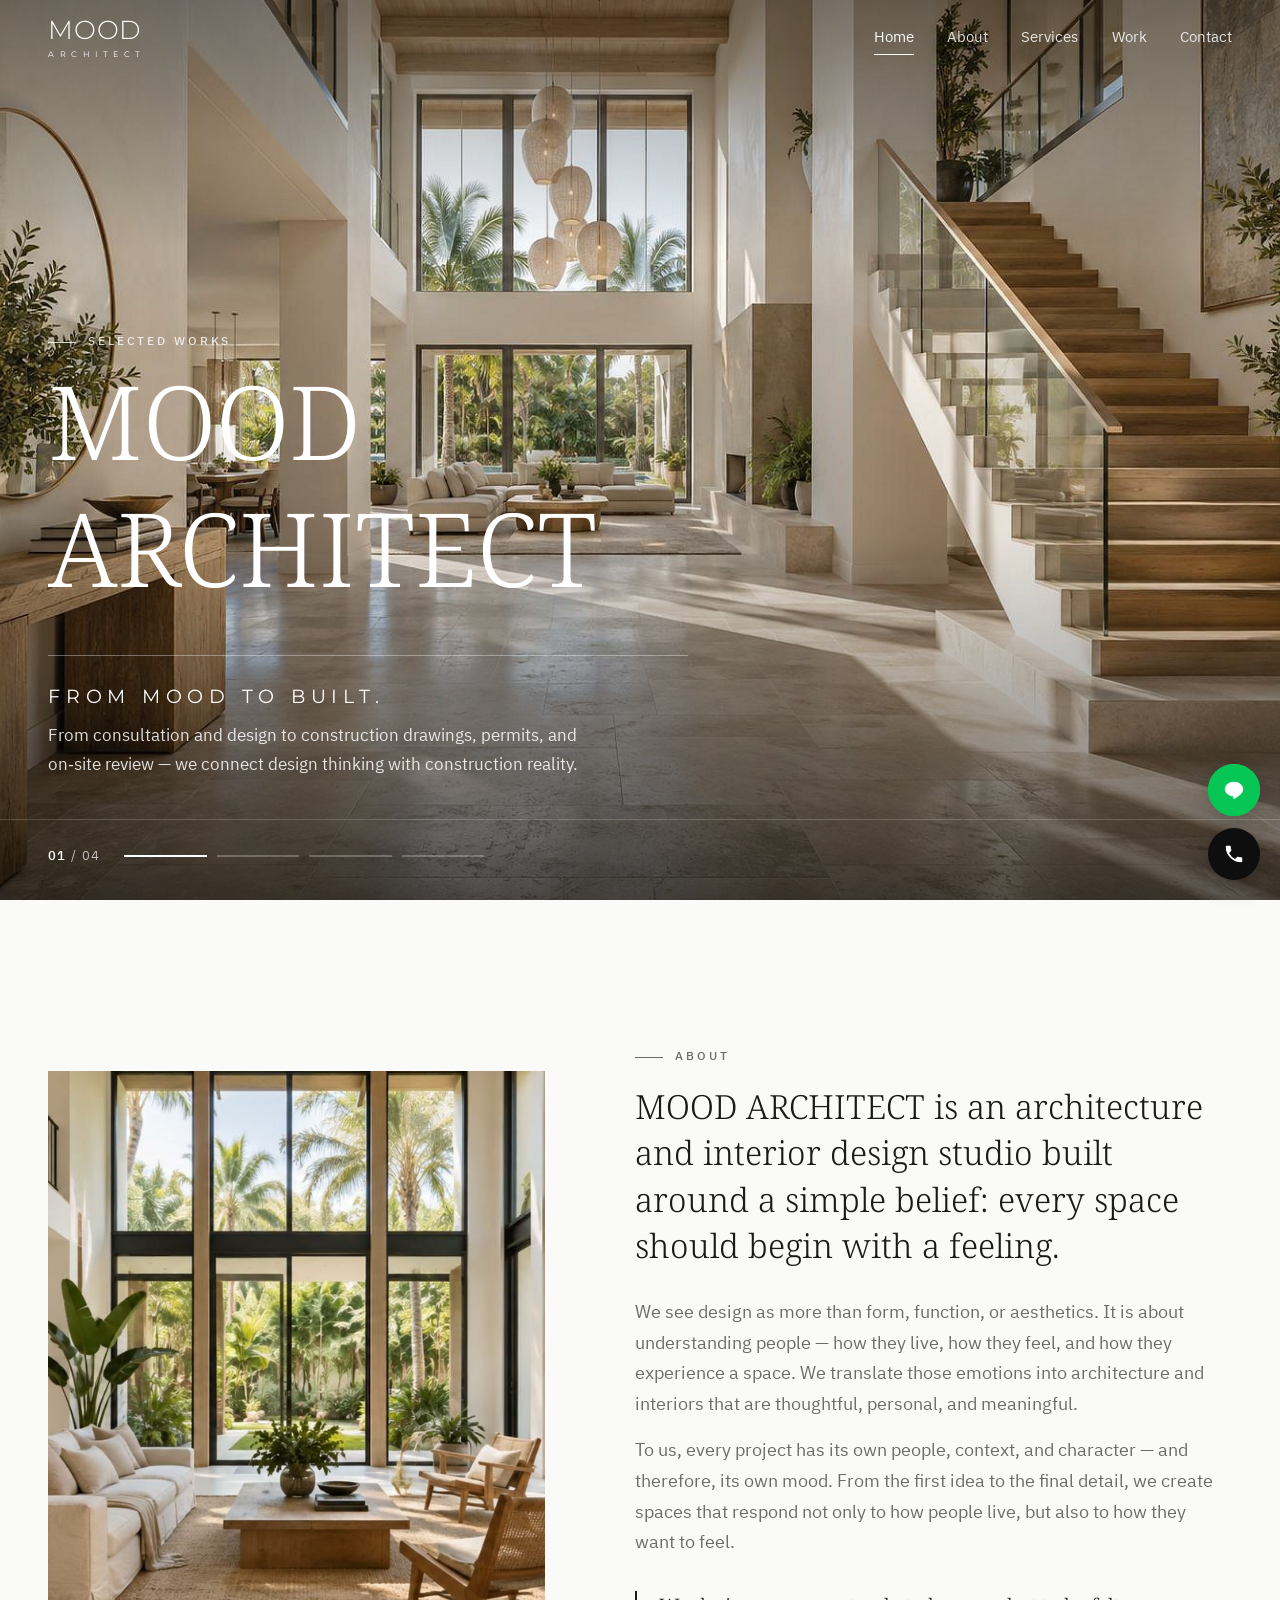
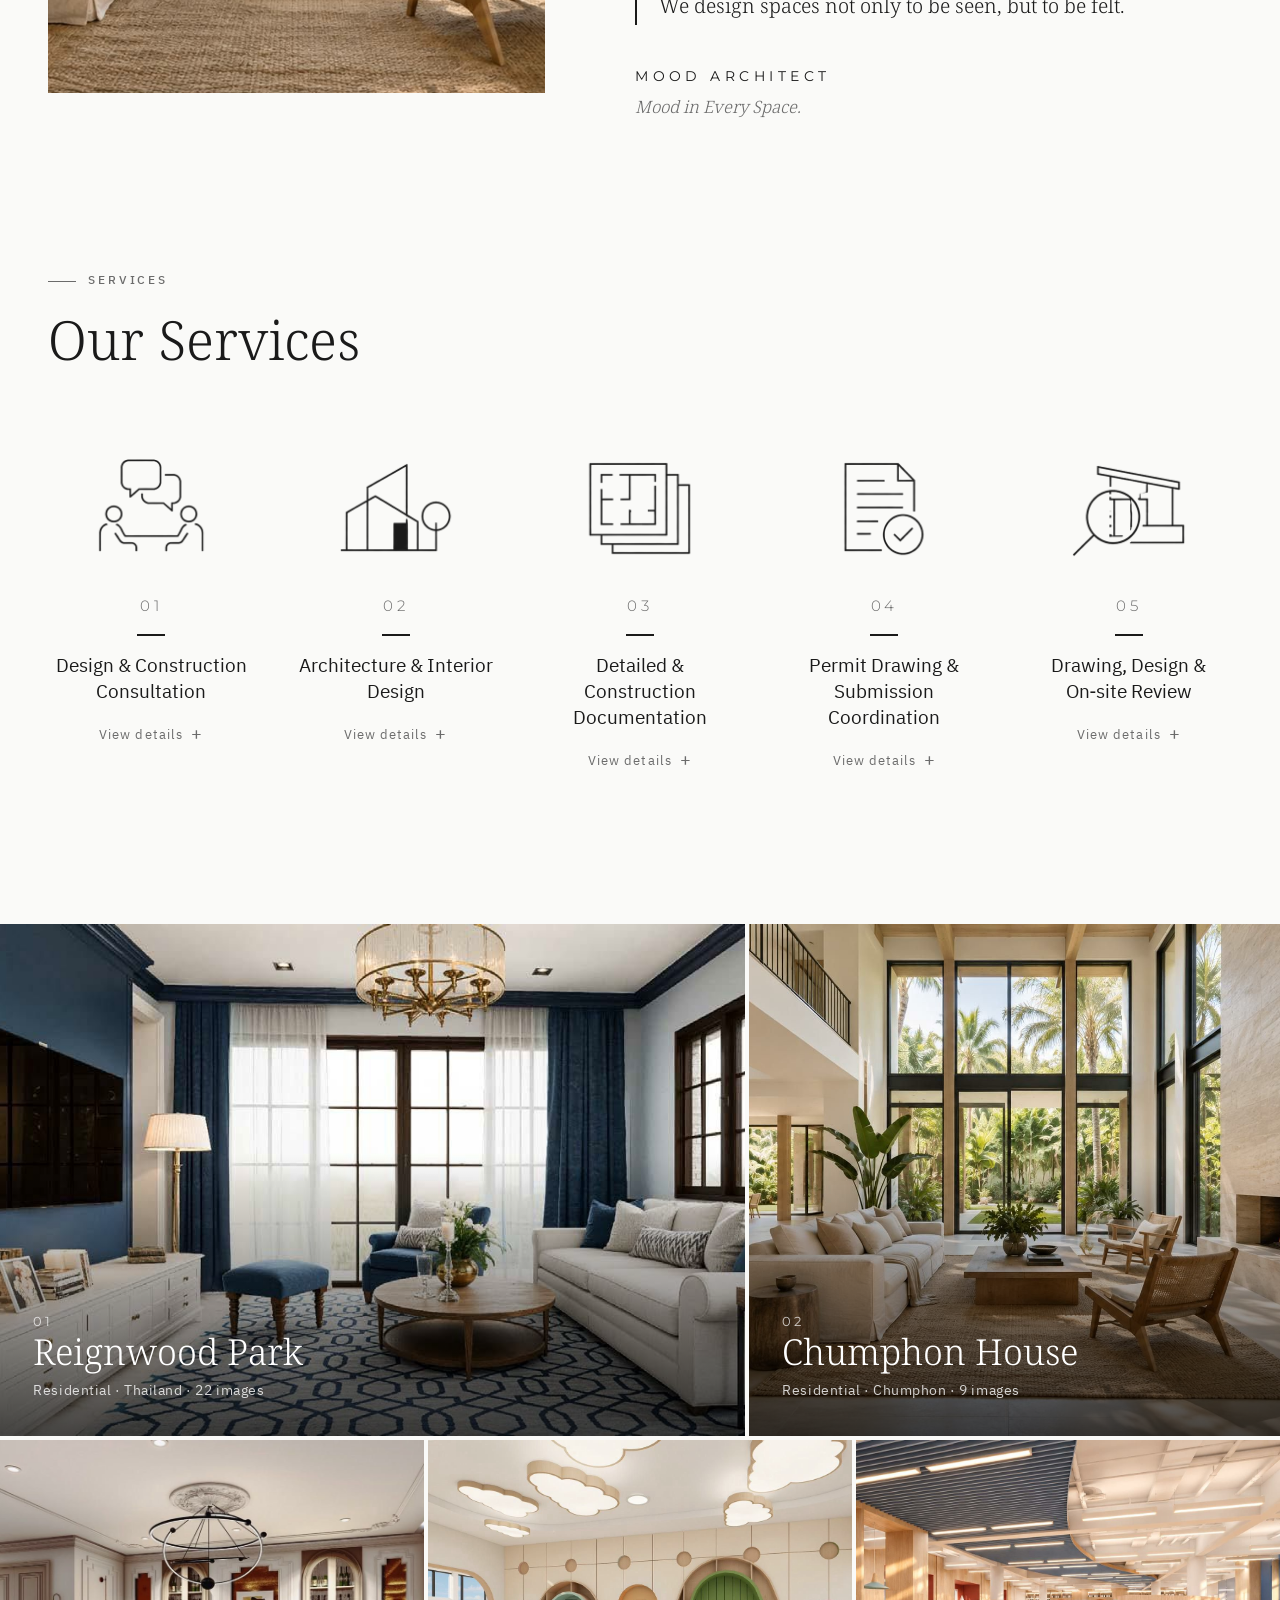
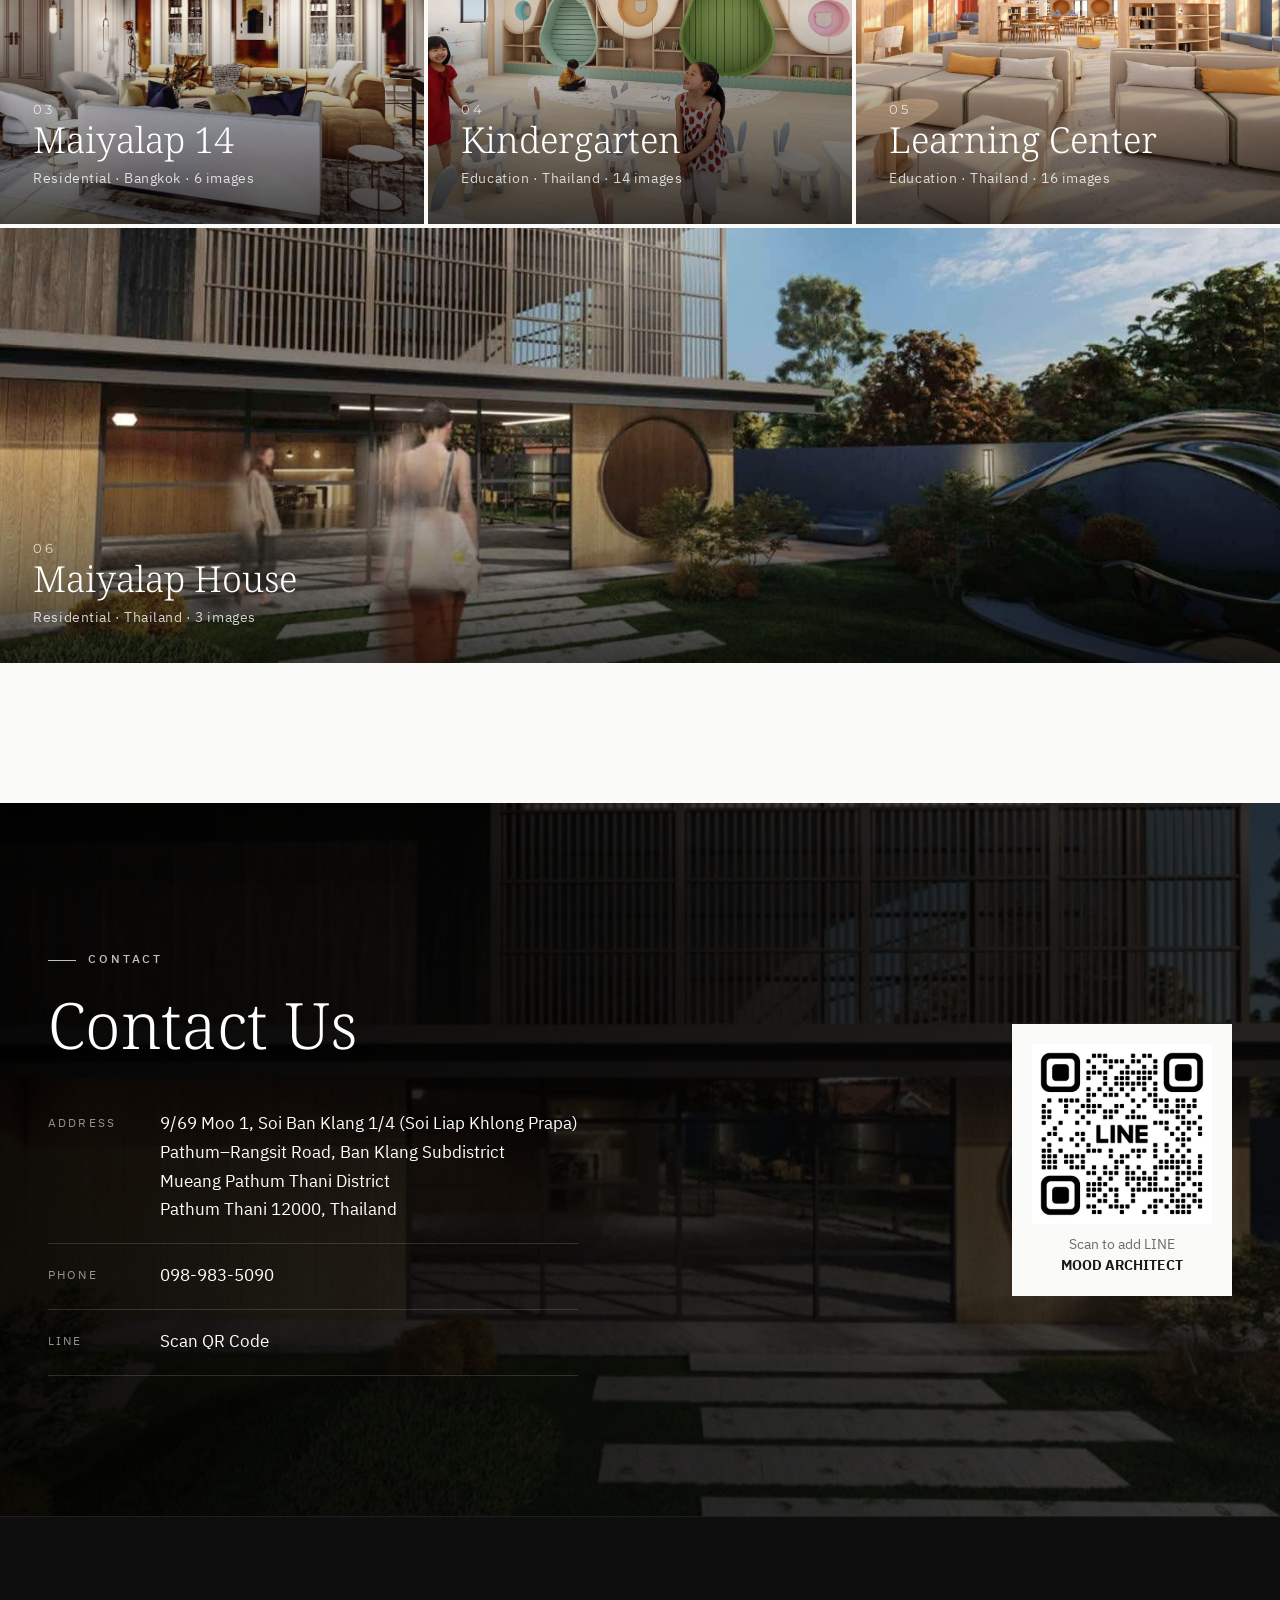
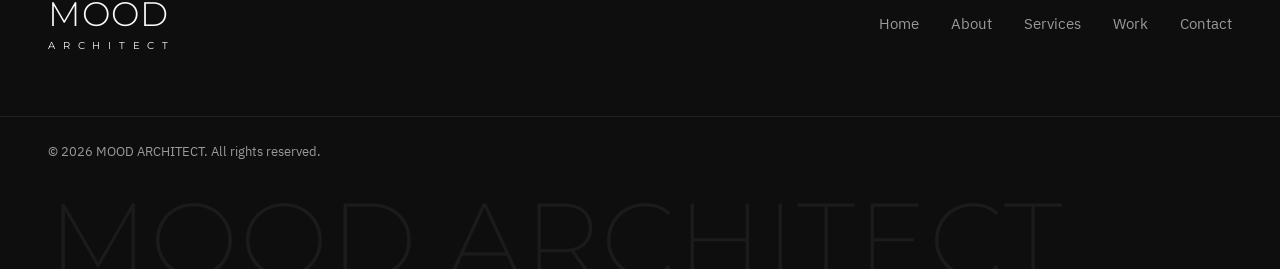
<file: index.html>
<!doctype html>
<html lang="th">
<head>
  <meta charset="utf-8">
  <meta name="viewport" content="width=device-width, initial-scale=1">
  <title>MOOD ARCHITECT</title>
  <meta name="description" content="รวมผลงานออกแบบตกแต่งภายใน ที่พักอาศัย โรงเรียนอนุบาล และพื้นที่การเรียนรู้">
  <meta property="og:title" content="MOOD ARCHITECT — ผลงานออกแบบตกแต่งภายใน">
  <meta property="og:description" content="รวมผลงานออกแบบตกแต่งภายใน ที่พักอาศัย โรงเรียนอนุบาล และพื้นที่การเรียนรู้">
  <meta property="og:image" content="images/hero-1.jpg">
  <link rel="icon" href="images/favicon.svg" type="image/svg+xml">
  <link rel="preconnect" href="https://fonts.googleapis.com">
  <link rel="preconnect" href="https://fonts.gstatic.com" crossorigin>
  <link href="https://fonts.googleapis.com/css2?family=Montserrat:wght@200;300;400&family=IBM+Plex+Sans+Thai:wght@300;400;500;600&family=Noto+Serif+Thai:wght@300;400;500;600&display=swap" rel="stylesheet">
  <link rel="stylesheet" href="css/style.css?v=202610050909">
  <script>document.documentElement.classList.add("js");</script>
</head>
<body>

  <!-- Preloader -->
  <div class="preloader" id="preloader" aria-hidden="true">
    <div class="preloader-inner">
      <span class="preloader-logo logo"><span class="logo-main">MOOD</span><span class="logo-sub"><i>A</i><i>R</i><i>C</i><i>H</i><i>I</i><i>T</i><i>E</i><i>C</i><i>T</i></span></span>
      <span class="preloader-bar"><i></i></span>
    </div>
  </div>

  <!-- Custom cursor (desktop) -->
  <div class="cursor" id="cursor" aria-hidden="true"><span class="cursor-label"></span></div>

  <!-- Scroll progress -->
  <div class="scroll-progress" id="scrollProgress" aria-hidden="true"></div>

  <!-- ===== เมนูด้านบน ===== -->
  <header class="header" id="header">
    <div class="container header-inner">
      <a href="#hero" class="logo" aria-label="MOOD ARCHITECT หน้าแรก"><span class="logo-main">MOOD</span><span class="logo-sub"><i>A</i><i>R</i><i>C</i><i>H</i><i>I</i><i>T</i><i>E</i><i>C</i><i>T</i></span></a>

      <nav class="nav" id="nav" aria-label="เมนูหลัก">
        <a href="#hero">Home</a>
        <a href="#about">About</a>
        <a href="#services">Services</a>
        <a href="#work">Work</a>
        <a href="#contact">Contact</a>
      </nav>

      <button class="menu-toggle" id="menuToggle" aria-label="เปิดเมนู" aria-expanded="false" aria-controls="nav">
        <span></span><span></span>
      </button>
    </div>
  </header>

  <main>

    <!-- ===== หน้าแรก: slideshow ===== -->
    <section class="hero" id="hero">
      <div class="hero-slides" id="heroSlides">
        <img class="hero-slide active" src="images/hero-1.jpg" alt="โถงบันไดเพดานสูง เปิดรับวิวสวนเขตร้อน">
        <img class="hero-slide" src="images/hero-2.jpg" alt="ห้องรับแขกสไตล์คลาสสิก">
        <img class="hero-slide" src="images/hero-3.jpg" alt="ห้องสมุดและโซนนั่งอ่าน ศูนย์การเรียนรู้">
        <img class="hero-slide" src="images/hero-4.jpg" alt="Maiyalap House — garden path">
      </div>
      <div class="hero-overlay"></div>

      <div class="container hero-content">
        <p class="eyebrow hero-anim">Selected Works</p>
        <h1 class="hero-title">
          <span class="line"><span>MOOD</span></span>
          <span class="line"><span>ARCHITECT</span></span>
        </h1>
        <div class="hero-slogan hero-anim" lang="en">
          <p class="hero-tagline">FROM MOOD TO BUILT.</p>
          <p class="hero-sub">From consultation and design to construction drawings, permits, and on&#8209;site review — we connect design thinking with construction reality.</p>
        </div>
      </div>

      <div class="hero-controls container">
        <span class="hero-count"><b id="heroIndex">01</b> / <span id="heroTotal">04</span></span>
        <div class="hero-dots" id="heroDots"></div>
      </div>
    </section>

    <!-- ===== เกี่ยวกับ ===== -->
    <section class="section about" id="about">
      <div class="container about-grid">
        <div class="about-media reveal">
          <div class="parallax-frame"><img src="images/image58.jpg" alt="ห้องนั่งเล่นเพดานสูง บ้านพักอาศัย ชุมพร" loading="lazy" data-parallax="0.12"></div>
        </div>
        <div class="about-text" lang="en">
          <p class="eyebrow reveal">About</p>
          <h2 class="about-intro reveal">MOOD ARCHITECT is an architecture and interior design studio built around a simple belief: every space should begin with a feeling.</h2>
          <p class="lead reveal">We see design as more than form, function, or aesthetics. It is about understanding people — how they live, how they feel, and how they experience a space. We translate those emotions into architecture and interiors that are thoughtful, personal, and meaningful.</p>
          <p class="lead reveal">To us, every project has its own people, context, and character — and therefore, its own mood. From the first idea to the final detail, we create spaces that respond not only to how people live, but also to how they want to feel.</p>
          <blockquote class="quote reveal">We design spaces not only to be seen, but to be felt.</blockquote>
          <p class="about-sign reveal"><span>MOOD ARCHITECT</span><span>Mood in Every Space.</span></p>
        </div>
      </div>
    </section>

    <!-- ===== บริการ ===== -->
    <section class="section services" id="services" lang="en">
      <div class="container">
        <div class="section-head">
          <div>
            <p class="eyebrow reveal">Services</p>
            <h2 class="reveal">Our Services</h2>
          </div>
        </div>

        <ol class="svc-icon-list">
          <li class="svc-item reveal" id="consultation">
            <button class="svc-open" type="button" aria-haspopup="dialog">
              <img class="svc-ico" src="images/service-1.png" alt="" width="260" height="222" loading="lazy">
              <span class="svc-no">01</span>
              <h2 class="svc-title">Design &amp; Construction Consultation</h2>
              <span class="svc-more">View details <i>+</i></span>
            </button>
            <p class="svc-desc" hidden>We provide professional consultation from the early stages of a project, helping clients understand design possibilities, project requirements, construction considerations, budget direction, and the appropriate process before moving forward.</p>
          </li>
          <li class="svc-item reveal" id="design">
            <button class="svc-open" type="button" aria-haspopup="dialog">
              <img class="svc-ico" src="images/service-2.png" alt="" width="260" height="222" loading="lazy">
              <span class="svc-no">02</span>
              <h2 class="svc-title">Architecture &amp; Interior Design</h2>
              <span class="svc-more">View details <i>+</i></span>
            </button>
            <p class="svc-desc" hidden>We create architecture and interior spaces based on the relationship between people, function, context, and mood — developing each project from concept and space planning to design development and visualization.</p>
          </li>
          <li class="svc-item reveal" id="construction-drawing">
            <button class="svc-open" type="button" aria-haspopup="dialog">
              <img class="svc-ico" src="images/service-3.png" alt="" width="260" height="222" loading="lazy">
              <span class="svc-no">03</span>
              <h2 class="svc-title">Detailed &amp; Construction Documentation</h2>
              <span class="svc-more">View details <i>+</i></span>
            </button>
            <p class="svc-desc" hidden>Good design should be buildable. Our construction drawing service translates design concepts into detailed technical drawings that contractors and construction teams can clearly understand and execute on site.</p>
          </li>
          <li class="svc-item reveal" id="building-permit">
            <button class="svc-open" type="button" aria-haspopup="dialog">
              <img class="svc-ico" src="images/service-4.png" alt="" width="260" height="222" loading="lazy">
              <span class="svc-no">04</span>
              <h2 class="svc-title">Permit Drawing &amp; Submission Coordination</h2>
              <span class="svc-more">View details <i>+</i></span>
            </button>
            <p class="svc-desc" hidden>We prepare drawings and supporting documentation required for building permit applications, including coordination with relevant professionals and authorities throughout the submission process.</p>
          </li>
          <li class="svc-item reveal" id="review">
            <button class="svc-open" type="button" aria-haspopup="dialog">
              <img class="svc-ico" src="images/service-5.png" alt="" width="260" height="222" loading="lazy">
              <span class="svc-no">05</span>
              <h2 class="svc-title">Drawing, Design &amp; On&#8209;site Review</h2>
              <span class="svc-more">View details <i>+</i></span>
            </button>
            <p class="svc-desc" hidden>With experience across both design and construction, we review drawings, design details, and on&#8209;site work to identify discrepancies, potential construction issues, and details that may affect the original design intent.</p>
          </li>
        </ol>
      </div>
    </section>

    <!-- ===== ผลงาน ===== -->
    <section class="work" id="work">
      <!-- โครงการ: ภาพปก 1 ภาพต่อโครงการ (สร้างจาก js/projects.js) -->
      <div class="projects" id="projects"></div>
    </section>

    <!-- ===== ติดต่อ ===== -->
    <section class="cta" id="contact">
      <div class="cta-bg"><img src="images/image111.jpg" alt="" loading="lazy" data-parallax="0.15"></div>
      <div class="container cta-inner">
        <div class="cta-text">
          <p class="eyebrow reveal">Contact</p>
          <h2 class="reveal">Contact Us</h2>
          <dl class="contact-list reveal">
            <div><dt>Address</dt><dd data-address></dd></div>
            <div><dt>Phone</dt><dd><a href="#" data-tel><span data-tel-text></span></a></dd></div>
            <div><dt>LINE</dt><dd>Scan QR Code</dd></div>
          </dl>
        </div>
        <div class="qr-card reveal">
          <img src="images/line-qr.jpg" alt="QR Code แอด LINE MOOD ARCHITECT" loading="lazy">
          <p>Scan to add LINE<br><b>MOOD ARCHITECT</b></p>
        </div>
      </div>
    </section>
  </main>

  <!-- ===== Footer ===== -->
  <footer class="footer">
    <div class="container footer-top">
      <a href="#hero" class="logo" aria-label="MOOD ARCHITECT"><span class="logo-main">MOOD</span><span class="logo-sub"><i>A</i><i>R</i><i>C</i><i>H</i><i>I</i><i>T</i><i>E</i><i>C</i><i>T</i></span></a>
      <nav class="footer-nav" aria-label="เมนูท้ายเว็บ">
        <a href="#hero">Home</a>
        <a href="#about">About</a>
        <a href="#services">Services</a>
        <a href="#work">Work</a>
        <a href="#contact">Contact</a>
      </nav>
    </div>
    <div class="container footer-bottom">
      <span>© <span id="year"></span> MOOD ARCHITECT. All rights reserved.</span>
      <span class="footer-big" aria-hidden="true">MOOD ARCHITECT</span>
    </div>
  </footer>

  <!-- Floating buttons -->
  <div class="floating" id="floating">
    <button class="fab fab-top" id="toTop" aria-label="กลับขึ้นด้านบน">
      <svg class="fab-ring" viewBox="0 0 48 48" aria-hidden="true"><circle cx="24" cy="24" r="22"/></svg>
      <svg class="fab-icon" viewBox="0 0 24 24" aria-hidden="true"><path d="M12 5l-7 7 1.4 1.4L11 8.8V20h2V8.8l4.6 4.6L19 12z"/></svg>
    </button>
    <button class="fab fab-line" data-line aria-label="QR Code LINE">
      <svg class="fab-icon" viewBox="0 0 24 24" aria-hidden="true"><path d="M12 3C6.5 3 2 6.6 2 11c0 3.9 3.5 7.2 8.3 7.9.3.1.8.2.9.5.1.3.1.7 0 1l-.1.9c0 .3-.2 1 .9.6 1.1-.5 6-3.5 8.2-6C21.4 14.3 22 12.7 22 11c0-4.4-4.5-8-10-8z"/></svg>
    </button>
    <a href="#" class="fab fab-tel" data-tel aria-label="โทรหาเรา">
      <svg class="fab-icon" viewBox="0 0 24 24" aria-hidden="true"><path d="M6.6 10.8a15.1 15.1 0 0 0 6.6 6.6l2.2-2.2c.3-.3.7-.4 1-.2 1.1.4 2.3.6 3.6.6.6 0 1 .4 1 1V20c0 .6-.4 1-1 1A17 17 0 0 1 3 4c0-.6.4-1 1-1h3.5c.6 0 1 .4 1 1 0 1.3.2 2.5.6 3.6.1.3 0 .7-.2 1z"/></svg>
    </a>
  </div>

  <!-- Service details pop-up -->
  <div class="svc-modal" id="svcModal" role="dialog" aria-modal="true" aria-hidden="true" aria-labelledby="svcModalTitle">
    <div class="svc-modal-card" lang="en">
      <button class="svc-close" aria-label="Close">&times;</button>
      <img class="svc-modal-ico" alt="">
      <span class="svc-no" id="svcModalNo"></span>
      <h3 id="svcModalTitle"></h3>
      <p id="svcModalDesc"></p>
      <nav class="svc-modal-nav">
        <button class="svc-prev" type="button">← Previous</button>
        <button class="svc-next" type="button">Next →</button>
      </nav>
    </div>
  </div>

  <!-- LINE QR modal (desktop) -->
  <div class="qr-modal" id="qrModal" role="dialog" aria-modal="true" aria-hidden="true" aria-labelledby="qrTitle">
    <div class="qr-modal-card">
      <button class="qr-close" aria-label="ปิด">&times;</button>
      <img src="images/line-qr.jpg" alt="QR Code LINE MOOD ARCHITECT">
      <h3 id="qrTitle">Add LINE MOOD ARCHITECT</h3>
      <p>Scan QR Code with LINE app</p>
    </div>
  </div>

  <!-- Project page (opened from #project/<slug>) -->
  <div class="project-view" id="projectView" tabindex="-1" role="dialog" aria-modal="true" aria-hidden="true" aria-labelledby="pvTitle">
    <header class="pv-bar">
      <div class="container pv-bar-inner">
        <a href="#work" class="pv-back">← All Projects</a>
        <span class="pv-count" id="pvCount"></span>
      </div>
    </header>
    <div class="container pv-head">
      <p class="eyebrow" id="pvMeta"></p>
      <h2 class="pv-title" id="pvTitle"></h2>
      <p class="lead" id="pvDesc"></p>
    </div>
    <div class="gallery" id="pvGallery"></div>
    <nav class="pv-next container" id="pvNext" aria-label="Next project"></nav>
  </div>

  <!-- Lightbox -->
  <div class="lightbox" id="lightbox" aria-hidden="true" role="dialog" aria-modal="true" aria-label="View Project Images">
    <div class="lb-top">
      <span class="lb-count"></span>
      <button class="lb-close" aria-label="Close">&times;</button>
    </div>
    <button class="lb-nav lb-prev" aria-label="Previous Image">&#8249;</button>
    <figure class="lb-figure">
      <img class="lb-img" alt="">
      <figcaption>
        <span class="lb-meta"></span>
        <h3 class="lb-title"></h3>
      </figcaption>
    </figure>
    <button class="lb-nav lb-next" aria-label="Next Image">&#8250;</button>
    <div class="lb-thumbs" id="lbThumbs"></div>
  </div>

  <script src="js/projects.js?v=202610050909"></script>
  <script src="js/main.js?v=202610050909"></script>
</body>
</html>
</file>
<file: css/style.css>
/* ============================================================
   MOOD ARCHITECT — Portfolio
   ============================================================ */
:root {
  --white: #fafaf8;
  --paper: #f2f1ed;
  --black: #0e0e0e;
  --ink: #1a1a1a;
  --grey: #6b6b6b;
  --grey-light: #a3a3a3;
  --line: #e3e2de;
  --line-dark: rgba(255,255,255,.14);
  --line-green: #06c755;

  --serif: "Noto Serif Thai", Georgia, serif;
  --sans: "IBM Plex Sans Thai", system-ui, sans-serif;

  --container: 1280px;
  --gutter: clamp(16px, 4vw, 48px);
  --section: clamp(80px, 11vw, 140px);
  --ease: cubic-bezier(.2, .7, .2, 1);
  --ease-out: cubic-bezier(.16, 1, .3, 1);
}

*, *::before, *::after { box-sizing: border-box; margin: 0; padding: 0; }
html { scroll-behavior: smooth; scroll-padding-top: 76px; }
body {
  background: var(--white);
  color: var(--ink);
  font-family: var(--sans);
  font-size: 16px;
  line-height: 1.7;
  -webkit-font-smoothing: antialiased;
  overflow-x: hidden;
}
body.loading { overflow: hidden; }
img { display: block; max-width: 100%; }
a { color: inherit; text-decoration: none; }
button { font: inherit; color: inherit; background: none; border: 0; cursor: pointer; }
ul, ol { list-style: none; }
:focus-visible { outline: 2px solid currentColor; outline-offset: 3px; }
::selection { background: var(--black); color: var(--white); }

.container { width: 100%; max-width: var(--container); margin: 0 auto; padding: 0 var(--gutter); }
.section { padding: var(--section) 0; }

.eyebrow {
  display: inline-flex; align-items: center; gap: 12px;
  font-size: 12px; font-weight: 500;
  letter-spacing: .24em; text-transform: uppercase;
  color: var(--grey); margin-bottom: 20px;
}
.eyebrow::before { content: ""; width: 28px; height: 1px; background: currentColor; }
h1, h2 { font-family: var(--serif); font-weight: 300; line-height: 1.3; }
h2 { font-size: clamp(30px, 4.4vw, 54px); }
h3 { font-size: 18px; font-weight: 500; line-height: 1.5; }
.lead { font-size: clamp(16px, 1.5vw, 18px); color: var(--grey); max-width: 54ch; }

.section-head {
  display: flex; flex-wrap: wrap; align-items: flex-end; justify-content: space-between;
  gap: 24px 48px; margin-bottom: clamp(40px, 5vw, 64px);
}
.section-head .lead { max-width: 42ch; }

/* ---------- Buttons ---------- */
.btn {
  position: relative; overflow: hidden; isolation: isolate;
  display: inline-flex; align-items: center; justify-content: center; gap: 10px;
  min-height: 52px; padding: 0 30px;
  font-size: 16px; font-weight: 500; letter-spacing: .02em; white-space: nowrap;
  border: 1px solid transparent;
  transition: color .45s var(--ease-out), border-color .45s, transform .3s var(--ease);
}
/* fill sweeps up from the bottom on hover */
.btn::before {
  content: ""; position: absolute; inset: 0; z-index: -1;
  transform: translateY(101%); transition: transform .5s var(--ease-out);
}
.btn:hover::before { transform: none; }
.btn-sm { min-height: 42px; padding: 0 22px; font-size: 15px; }
.btn-lg { min-height: 58px; padding: 0 34px; font-size: 17px; }
.btn .icon { width: 20px; height: 20px; fill: currentColor; flex-shrink: 0; }

.btn-primary { background: var(--black); color: var(--white); }
.btn-primary::before { background: #3a3a3a; }
.btn-light { background: var(--white); color: var(--black); }
.btn-light::before { background: #d9d9d4; }
.btn-outline-light { border-color: rgba(255,255,255,.55); color: #fff; }
.btn-outline-light::before { background: #fff; }
.btn-outline-light:hover { color: var(--black); border-color: #fff; }
.btn-outline { border-color: var(--ink); color: var(--ink); }
.btn-outline::before { background: var(--ink); }
.btn-outline:hover { color: var(--white); }
.btn-line { background: var(--line-green); color: #fff; }
.btn-line::before { background: #05a648; }

.btn-row { display: flex; flex-wrap: wrap; gap: 14px; }

.text-link { display: inline-flex; gap: 8px; margin-top: 36px; font-weight: 500; border-bottom: 1px solid currentColor; padding-bottom: 4px; }
.text-link span { transition: transform .3s var(--ease); }
.text-link:hover span { transform: translateY(3px); }

/* ---------- Preloader ---------- */
.preloader {
  position: fixed; inset: 0; z-index: 1000;
  display: grid; place-items: center;
  background: var(--black); color: var(--white);
  transition: transform 1s var(--ease-out) .1s;
}
.preloader.done { transform: translateY(-100%); }
.preloader-inner { display: grid; gap: 18px; justify-items: center; }
.preloader-logo.logo {
  font-size: clamp(40px, 6vw, 64px);
  animation: fadeUp 1s var(--ease-out) both;
}
.preloader-bar { width: 160px; height: 1px; background: rgba(255,255,255,.2); overflow: hidden; }
.preloader-bar i { display: block; height: 100%; background: #fff; transform-origin: left; animation: load 1.4s var(--ease) both; }
@keyframes load { from { transform: scaleX(0); } to { transform: scaleX(1); } }
@keyframes fadeUp { from { opacity: 0; transform: translateY(16px); } to { opacity: 1; transform: none; } }
html:not(.js) .preloader { display: none; }

/* ---------- Custom cursor ---------- */
.cursor {
  position: fixed; left: 0; top: 0; z-index: 999; pointer-events: none;
  width: 10px; height: 10px; margin: -5px 0 0 -5px; border-radius: 50%;
  background: #fff; mix-blend-mode: difference;
  display: grid; place-items: center;
  transition: width .35s var(--ease-out), height .35s var(--ease-out), margin .35s var(--ease-out), opacity .3s;
  opacity: 0;
}
.cursor.visible { opacity: 1; }
.cursor-label { font-size: 13px; font-weight: 500; color: #000; opacity: 0; transition: opacity .2s; }
.cursor.has-label { width: 84px; height: 84px; margin: -42px 0 0 -42px; mix-blend-mode: normal; background: rgba(255,255,255,.92); }
.cursor.has-label .cursor-label { opacity: 1; }
@media (hover: none), (pointer: coarse) { .cursor { display: none; } }

/* ---------- Scroll progress ---------- */
.scroll-progress {
  position: fixed; left: 0; top: 0; z-index: 70; height: 2px; width: 100%;
  background: var(--black); transform-origin: left; transform: scaleX(0);
}

/* ---------- Header ---------- */
.header {
  position: fixed; inset: 0 0 auto 0; z-index: 60;
  color: #fff;
  transition: background .4s var(--ease), color .4s var(--ease), box-shadow .4s, transform .5s var(--ease-out);
}
.header.hide { transform: translateY(-100%); }
.header-inner { display: flex; align-items: center; justify-content: space-between; height: 76px; }
.header.scrolled {
  background: rgba(250,250,248,.92);
  backdrop-filter: saturate(1.4) blur(14px);
  color: var(--ink);
  box-shadow: 0 1px 0 var(--line);
}
/* Logo: MOOD over a letter-spaced ARCHITECT of the same width */
.logo {
  display: inline-grid; gap: .3em; line-height: 1;
  font-family: "Montserrat", var(--sans); font-size: 26px; white-space: nowrap;
}
.logo-main { font-weight: 300; letter-spacing: .03em; margin-right: -.03em; }
.logo-sub { display: flex; justify-content: space-between; font-size: .3em; font-weight: 400; }
.logo-sub i { font-style: normal; }

.nav { display: flex; align-items: center; gap: clamp(18px, 2.6vw, 36px); font-size: 15px; }
.nav > a:not(.btn) { position: relative; opacity: .85; transition: opacity .2s; }
.nav > a:not(.btn)::after {
  content: ""; position: absolute; left: 0; bottom: -4px; width: 100%; height: 1px;
  background: currentColor; transform: scaleX(0); transform-origin: right; transition: transform .4s var(--ease-out);
}
.nav > a:not(.btn):hover, .nav > a.active { opacity: 1; }
.nav > a:not(.btn):hover::after, .nav > a.active::after { transform: scaleX(1); transform-origin: left; }
.header:not(.scrolled) .nav-cta { background: #fff; color: var(--black); }

.menu-toggle { display: none; width: 44px; height: 44px; position: relative; z-index: 60; }
.menu-toggle span {
  position: absolute; left: 10px; right: 10px; height: 1.5px; background: currentColor;
  transition: transform .4s var(--ease-out), top .4s var(--ease-out);
}
.menu-toggle span:first-child { top: 17px; }
.menu-toggle span:last-child { top: 26px; }
.menu-open .menu-toggle span:first-child { top: 21px; transform: rotate(45deg); }
.menu-open .menu-toggle span:last-child { top: 21px; transform: rotate(-45deg); }

/* ---------- Hero ---------- */
.hero {
  position: relative; min-height: 100vh; min-height: 100svh;
  display: flex; flex-direction: column; justify-content: flex-end;
  color: #fff; overflow: hidden; background: var(--black);
  padding: 140px 0 0;
}
.hero-slides { position: absolute; inset: 0; }
.hero-slide {
  position: absolute; inset: 0; width: 100%; height: 100%; object-fit: cover;
  opacity: 0; transform: scale(1.04);
  transition: opacity 1.6s var(--ease), transform 0s 1.6s;
}
.hero-slide.active {
  opacity: 1; transform: scale(1);
  transition: opacity 1.6s var(--ease), transform 8s linear;
}
.hero-overlay {
  position: absolute; inset: 0;
  background:
    linear-gradient(180deg, rgba(0,0,0,.35) 0%, rgba(0,0,0,0) 28%, rgba(0,0,0,.08) 60%, rgba(0,0,0,.6) 100%);
}
.hero-content { position: relative; padding-bottom: 40px; }
.hero .eyebrow { color: rgba(255,255,255,.8); }
.hero-title { font-size: clamp(42px, 8vw, 104px); line-height: 1.18; }
.hero-title .line { display: block; overflow: hidden; padding-bottom: .06em; }
.hero-title .line > span { display: inline-block; transform: translateY(110%); transition: transform 1.2s var(--ease-out); }
.hero-title .line:nth-child(2) > span { transition-delay: .12s; }
.hero-title em { font-style: italic; font-weight: 400; }
.hero-sub { margin: 24px 0 36px; font-size: clamp(16px, 1.6vw, 19px); color: rgba(255,255,255,.85); max-width: 56ch; }
.hero-anim { opacity: 0; transform: translateY(20px); transition: opacity 1s var(--ease-out), transform 1s var(--ease-out); }
.hero-sub.hero-anim { transition-delay: .3s; }
.btn-row.hero-anim { transition-delay: .45s; }
.hero-slogan { margin-top: 28px; padding-top: 24px; border-top: 1px solid rgba(255,255,255,.35); max-width: 640px; transition-delay: .3s; }
.hero-tagline {
  font-family: "Montserrat", var(--sans); font-weight: 400;
  font-size: clamp(15px, 1.5vw, 20px); letter-spacing: .3em;
}
.hero-slogan .hero-sub { margin: 10px 0 0; font-size: clamp(15px, 1.3vw, 17px); line-height: 1.7; }
.ready .hero-title .line > span, .ready .hero-anim { transform: none; opacity: 1; }
html:not(.js) .hero-title .line > span, html:not(.js) .hero-anim { transform: none; opacity: 1; }

.hero-controls {
  position: relative; display: flex; align-items: center; gap: 24px;
  padding-top: 24px; padding-bottom: 32px;
  border-top: 1px solid rgba(255,255,255,.18);
  font-size: 13px; letter-spacing: .1em; color: rgba(255,255,255,.7);
}
.hero-count b { color: #fff; font-weight: 500; }
.hero-dots { display: flex; gap: 10px; flex: 1; max-width: 360px; }
.hero-dot { flex: 1; height: 24px; position: relative; }
.hero-dot::before, .hero-dot i {
  content: ""; position: absolute; left: 0; right: 0; top: 50%; height: 2px; margin-top: -1px;
  background: rgba(255,255,255,.25);
}
.hero-dot i { background: #fff; transform-origin: left; transform: scaleX(0); }
.hero-dot.active i { animation: dotFill var(--dur, 6s) linear forwards; }
.hero-dot.done i { transform: scaleX(1); }
@keyframes dotFill { to { transform: scaleX(1); } }

/* ---------- Work ---------- */
.work { padding: 0 0 var(--section); }

/* Project covers: full-bleed 12-column grid, pattern repeats every 6 projects
   row 1: wide + medium · row 2: three equal · row 3: one panorama */
.projects { display: grid; grid-template-columns: repeat(12, 1fr); gap: 4px; }
.project-card {
  position: relative; display: block; overflow: hidden; background: var(--line);
  grid-column: span 4; height: clamp(300px, 30vw, 540px);
}
.project-card:nth-child(6n+1) { grid-column: span 7; height: clamp(340px, 40vw, 700px); }
.project-card:nth-child(6n+2) { grid-column: span 5; height: clamp(340px, 40vw, 700px); }
.project-card:nth-child(6n)   { grid-column: span 12; height: clamp(280px, 34vw, 600px); }
.project-card img {
  position: absolute; inset: 0; width: 100%; height: 100%; object-fit: cover;
  transition: transform 1.4s var(--ease-out), filter .8s var(--ease);
}
.project-card::after {
  content: ""; position: absolute; inset: 0;
  background: linear-gradient(180deg, rgba(0,0,0,0) 45%, rgba(0,0,0,.72) 100%);
}
.project-card:hover img, .project-card:focus-visible img { transform: scale(1.05); }
.project-info {
  position: absolute; left: 0; right: 0; bottom: 0; z-index: 1;
  display: grid; gap: 2px; padding: clamp(20px, 2.6vw, 40px); color: #fff;
}
.project-no { font-family: "Montserrat", var(--sans); font-size: 13px; letter-spacing: .2em; opacity: .75; }
.project-title { font-family: var(--serif); font-weight: 300; font-size: clamp(26px, 2.8vw, 44px); line-height: 1.2; }
.project-meta { font-size: 14px; letter-spacing: .04em; opacity: .8; }
.project-cta {
  position: absolute; top: clamp(18px, 2vw, 28px); right: clamp(18px, 2vw, 28px); z-index: 1;
  padding: 10px 18px; background: rgba(255,255,255,.92); color: var(--black);
  font-size: 14px; font-weight: 500; letter-spacing: .02em;
  opacity: 0; transform: translateY(-8px);
  transition: opacity .4s var(--ease-out), transform .4s var(--ease-out);
}
.project-cta i { font-style: normal; display: inline-block; transition: transform .3s var(--ease); }
.project-card:hover .project-cta, .project-card:focus-visible .project-cta { opacity: 1; transform: none; }
.project-card:hover .project-cta i { transform: translateX(4px); }
@media (hover: none) { .project-cta { opacity: 1; transform: none; } }

/* Project page overlay */
body.view-open { overflow: hidden; }
.project-view:focus { outline: none; }
.project-view {
  position: fixed; inset: 0; z-index: 80; overflow-y: auto; overscroll-behavior: contain;
  background: var(--white);
  opacity: 0; visibility: hidden; transform: translateY(24px);
  transition: opacity .5s var(--ease-out), transform .6s var(--ease-out), visibility .5s;
}
.project-view.open { opacity: 1; visibility: visible; transform: none; }
.pv-bar {
  position: sticky; top: 0; z-index: 2;
  background: rgba(250,250,248,.92); backdrop-filter: saturate(1.4) blur(14px);
  box-shadow: 0 1px 0 var(--line);
}
.pv-bar-inner { display: flex; align-items: center; justify-content: space-between; height: 64px; font-size: 15px; }
.pv-back { font-weight: 500; transition: opacity .2s; }
.pv-back:hover { opacity: .6; }
.pv-count { color: var(--grey); font-size: 14px; }
.pv-head { padding-top: clamp(48px, 7vw, 96px); padding-bottom: clamp(32px, 4vw, 56px); }
.pv-title { font-size: clamp(40px, 6vw, 84px); line-height: 1.1; margin-bottom: 20px; }
.pv-next { padding-top: clamp(64px, 8vw, 120px); padding-bottom: clamp(64px, 8vw, 120px); }
.pv-next a { display: inline-grid; gap: 6px; }
.pv-next span { font-size: 12px; letter-spacing: .24em; text-transform: uppercase; color: var(--grey); }
.pv-next b { font-family: var(--serif); font-weight: 300; font-size: clamp(30px, 4.4vw, 60px); line-height: 1.2; }
.pv-next b i { font-style: normal; display: inline-block; transition: transform .4s var(--ease-out); }
.pv-next a:hover b i { transform: translateX(10px); }

/* ---------- About ---------- */
.about-grid {
  display: grid; grid-template-columns: minmax(0, 5fr) minmax(0, 6fr);
  gap: clamp(40px, 7vw, 120px); align-items: center;
}
.about-media { position: relative; }
.parallax-frame { overflow: hidden; aspect-ratio: 4 / 5; }
.parallax-frame img { width: 100%; height: 120%; object-fit: cover; margin-top: -10%; will-change: transform; }
.about h2 { margin-bottom: 24px; }
.about-intro { font-size: clamp(24px, 2.6vw, 34px); line-height: 1.4; color: var(--ink); }
.about-text .lead + .lead { margin-top: 16px; }
.about-sign { display: grid; gap: 6px; margin-top: 40px; }
.about-sign span:first-child { font-family: "Montserrat", var(--sans); font-weight: 400; font-size: 14px; letter-spacing: .32em; }
.about-sign span:last-child { font-family: var(--serif); font-style: italic; font-weight: 300; font-size: 17px; color: var(--grey); }
.quote {
  margin-top: 32px; padding-left: 22px; border-left: 2px solid var(--ink);
  font-family: var(--serif); font-size: clamp(17px, 1.6vw, 20px); font-weight: 300; line-height: 1.7;
}


/* ---------- Work ---------- */
/* Mosaic gallery: full-bleed, thin gaps, 9 tiles per block */
.gallery { --gap: 4px; display: grid; gap: var(--gap); }
.bento {
  display: grid; gap: var(--gap);
  grid-template-columns: repeat(4, 1fr);
  grid-auto-rows: clamp(150px, 17vw, 320px);
}
/* A: wide tile on top, big square in the middle, tall tiles on both edges */
.bento-a { grid-template-areas: "a a b c" "d e e c" "f e e g" "f h i i"; }
/* B: tall tile on the left, big square on the right, wide tiles staggered */
.bento-b { grid-template-areas: "a b b c" "a d e e" "f f e e" "g h h i"; }
.bento-a > :nth-child(1), .bento-b > :nth-child(1) { grid-area: a; }
.bento-a > :nth-child(2), .bento-b > :nth-child(2) { grid-area: b; }
.bento-a > :nth-child(3), .bento-b > :nth-child(3) { grid-area: c; }
.bento-a > :nth-child(4), .bento-b > :nth-child(4) { grid-area: d; }
.bento-a > :nth-child(5), .bento-b > :nth-child(5) { grid-area: e; }
.bento-a > :nth-child(6), .bento-b > :nth-child(6) { grid-area: f; }
.bento-a > :nth-child(7), .bento-b > :nth-child(7) { grid-area: g; }
.bento-a > :nth-child(8), .bento-b > :nth-child(8) { grid-area: h; }
.bento-a > :nth-child(9), .bento-b > :nth-child(9) { grid-area: i; }
.bento-tail { grid-template-columns: repeat(3, 1fr); grid-auto-rows: clamp(180px, 22vw, 380px); }

.card {
  position: relative; display: block; width: 100%; height: 100%;
  overflow: hidden; background: var(--line); text-align: left;
  opacity: 0; transform: translateY(40px);
}
.card.loaded { animation: rise 1s var(--d, 0ms) var(--ease-out) forwards; }
@keyframes rise { to { opacity: 1; transform: none; } }
.card img { width: 100%; height: 100%; object-fit: cover; transition: transform 1.2s var(--ease-out); }
.card:hover img, .card:focus-visible img { transform: scale(1.06); }
.card::after {
  content: ""; position: absolute; inset: 0;
  background: linear-gradient(transparent 50%, rgba(0,0,0,.7));
  opacity: 0; transition: opacity .5s var(--ease);
}
.card-info {
  position: absolute; inset: auto 0 0 0; z-index: 1;
  padding: 22px; color: #fff;
  transform: translateY(14px); opacity: 0;
  transition: opacity .5s var(--ease-out), transform .5s var(--ease-out);
}
.card:hover::after, .card:focus-visible::after { opacity: 1; }
.card:hover .card-info, .card:focus-visible .card-info { opacity: 1; transform: none; }
.card-meta { display: block; font-size: 12px; letter-spacing: .12em; opacity: .8; }
.card-title { display: block; font-family: var(--serif); font-size: 19px; font-weight: 400; line-height: 1.45; }
@media (hover: none) {
  .card::after, .card-info { opacity: 1; transform: none; }
}

/* ---------- CTA ---------- */
.cta { position: relative; overflow: hidden; color: #fff; padding: var(--section) 0; background: var(--black); }
.cta-bg { position: absolute; inset: 0; }
.cta-bg img { width: 100%; height: 130%; object-fit: cover; margin-top: -15%; opacity: .45; will-change: transform; }
.cta-bg::after { content: ""; position: absolute; inset: 0; background: linear-gradient(90deg, rgba(0,0,0,.85) 0%, rgba(0,0,0,.55) 60%, rgba(0,0,0,.35)); }
.cta-inner { position: relative; display: flex; flex-wrap: wrap; align-items: center; justify-content: space-between; gap: 48px; }
.cta .eyebrow { color: rgba(255,255,255,.75); }
.cta h2 { font-size: clamp(32px, 5vw, 64px); }
.cta-sub { margin: 20px 0 36px; color: rgba(255,255,255,.8); font-size: clamp(16px, 1.6vw, 19px); }
.qr-card {
  background: var(--white); color: var(--ink); padding: 20px; text-align: center; width: 220px;
  transform: rotate(2deg); transition: transform .6s var(--ease-out);
}
.qr-card:hover { transform: rotate(0) scale(1.03); }
.qr-card img { width: 100%; aspect-ratio: 1; object-fit: contain; }
.qr-card p { font-size: 14px; margin-top: 10px; line-height: 1.5; color: var(--grey); }
.qr-card b { color: var(--ink); }

/* contact details */
.contact-list { display: grid; gap: 18px; margin-top: 36px; max-width: 560px; }
.contact-list > div { display: grid; grid-template-columns: 96px 1fr; gap: 16px; padding-bottom: 18px; border-bottom: 1px solid rgba(255,255,255,.14); }
.contact-list dt { font-size: 12px; letter-spacing: .18em; text-transform: uppercase; color: rgba(255,255,255,.55); padding-top: 4px; }
.contact-list dd { font-size: 17px; line-height: 1.7; }
.contact-list dd[data-address] { white-space: pre-line; }
.contact-list a { border-bottom: 1px solid transparent; transition: border-color .25s; }
.contact-list a:hover { border-color: currentColor; }

/* ---------- Footer ---------- */
.footer { background: var(--black); color: #9a9a9a; font-size: 15px; padding-top: 80px; border-top: 1px solid #1f1f1f; overflow: hidden; }
.footer .logo { color: var(--white); font-size: 34px; }
.footer-top { display: flex; flex-wrap: wrap; align-items: center; justify-content: space-between; gap: 32px; }
.footer-nav { display: flex; flex-wrap: wrap; gap: 12px 32px; }
.footer h4 { color: var(--white); font-weight: 500; font-size: 13px; letter-spacing: .2em; text-transform: uppercase; margin-bottom: 16px; }
.footer li { margin-bottom: 8px; }
.footer a { transition: color .2s; }
.footer a:hover { color: var(--white); }
.footer-bottom { margin-top: 64px; padding-top: 24px; border-top: 1px solid #222; font-size: 13px; }
.footer-big {
  display: block; margin-top: 24px; margin-bottom: -.22em;
  font-family: "Montserrat", var(--sans); font-weight: 200; white-space: nowrap;
  font-size: clamp(30px, 8.2vw, 124px); line-height: 1; color: #1b1b1b; letter-spacing: .02em;
}

/* ---------- Floating buttons ---------- */
.floating { position: fixed; right: 20px; bottom: 20px; z-index: 50; display: grid; gap: 12px; justify-items: center; }
.fab {
  position: relative; width: 52px; height: 52px; border-radius: 50%;
  display: grid; place-items: center; color: #fff;
  box-shadow: 0 8px 24px rgba(0,0,0,.22);
  transition: transform .4s var(--ease-out), opacity .4s, box-shadow .3s;
}
.fab:hover { transform: translateY(-3px) scale(1.05); }
.fab-icon { width: 22px; height: 22px; fill: currentColor; }
.fab-top { background: var(--black); width: 48px; height: 48px; }
.fab-top.hidden { opacity: 0; transform: translateY(20px) scale(.8); pointer-events: none; }
.fab-ring { position: absolute; inset: 0; width: 100%; height: 100%; transform: rotate(-90deg); }
.fab-ring circle { fill: none; stroke: rgba(255,255,255,.85); stroke-width: 2; stroke-dasharray: 138.2; stroke-dashoffset: calc(138.2 * (1 - var(--p, 0))); }
.fab-line { background: var(--line-green); }
.fab-line::before {
  content: ""; position: absolute; inset: 0; border-radius: 50%; border: 2px solid var(--line-green);
  animation: pulse 2.4s var(--ease) infinite;
}
@keyframes pulse { from { transform: scale(1); opacity: .8; } to { transform: scale(1.7); opacity: 0; } }
.fab-tel { background: var(--black); }

/* ---------- Lightbox ---------- */
.lightbox {
  position: fixed; inset: 0; z-index: 200;
  display: grid; grid-template-columns: auto 1fr auto; grid-template-rows: auto 1fr auto;
  align-items: center;
  background: rgba(8,8,8,.97); color: #f1f1f1;
  opacity: 0; visibility: hidden; transition: opacity .4s, visibility .4s;
}
.lightbox.open { opacity: 1; visibility: visible; }
.lb-top { grid-column: 1 / -1; display: flex; justify-content: space-between; align-items: center; padding: 12px 20px; font-size: 13px; letter-spacing: .1em; color: #888; }
.lb-figure { grid-column: 2; display: flex; flex-direction: column; align-items: center; min-height: 0; height: 100%; justify-content: center; }
.lb-img { max-height: calc(100vh - 260px); max-width: 100%; width: auto; opacity: 0; transform: scale(.97); transition: opacity .5s, transform .6s var(--ease-out); }
.lb-img.in { opacity: 1; transform: none; }
.lb-figure figcaption { text-align: center; margin-top: 16px; }
.lb-meta { font-size: 12px; letter-spacing: .14em; opacity: .55; }
.lb-title { font-family: var(--serif); font-weight: 300; font-size: 22px; margin-top: 2px; }
.lb-close { font-size: 36px; line-height: 1; padding: 6px; color: #ddd; transition: transform .3s var(--ease-out); }
.lb-close:hover { transform: rotate(90deg); }
.lb-nav { font-size: 52px; padding: 16px 24px; opacity: .5; transition: opacity .2s; }
.lb-nav:hover { opacity: 1; }
.lb-thumbs {
  grid-column: 1 / -1; display: flex; gap: 8px; padding: 16px 20px 20px;
  overflow-x: auto; scrollbar-width: none; justify-content: safe center;
}
.lb-thumbs::-webkit-scrollbar { display: none; }
.lb-thumb { flex: 0 0 auto; width: 72px; height: 52px; opacity: .35; transition: opacity .3s; }
.lb-thumb img { width: 100%; height: 100%; object-fit: cover; }
.lb-thumb:hover, .lb-thumb.active { opacity: 1; }
.lb-thumb.active { outline: 1px solid #fff; outline-offset: 2px; }

/* ---------- Reveal on scroll (only when JS runs) ---------- */
.js .reveal { opacity: 0; transform: translateY(32px); transition: opacity 1s var(--ease-out), transform 1s var(--ease-out); }
.js .reveal.visible { opacity: 1; transform: none; }

/* ============================================================
   Responsive
   ============================================================ */
@media (max-width: 1024px) {
  .bento { grid-auto-rows: 20vw; }
}

@media (max-width: 860px) {
  .menu-toggle { display: block; }
  .nav {
    position: fixed; inset: 0; z-index: 55;
    flex-direction: column; justify-content: center; gap: 22px;
    background: var(--black); color: #fff; font-size: 28px; font-family: var(--serif);
    clip-path: circle(0 at calc(100% - 38px) 38px);
    transition: clip-path .8s var(--ease-out);
  }
  .nav > a { opacity: 0; transform: translateY(20px); transition: opacity .5s, transform .5s var(--ease-out); }
  .menu-open .nav { clip-path: circle(150% at calc(100% - 38px) 38px); }
  .menu-open .nav > a { opacity: 1; transform: none; }
  .menu-open .nav > a:nth-child(2) { transition-delay: .05s; }
  .menu-open .nav > a:nth-child(3) { transition-delay: .1s; }
  .menu-open .nav > a:nth-child(4) { transition-delay: .15s; }
  .menu-open .nav > a:nth-child(5) { transition-delay: .2s; }
  .menu-open .nav > a:nth-child(6) { transition-delay: .25s; }
  .nav .nav-cta, .header:not(.scrolled) .nav-cta {
    background: #fff; color: var(--black);
    font-family: var(--sans); font-size: 17px; margin-top: 12px; min-height: 54px; padding: 0 36px;
  }
  .menu-open { overflow: hidden; }
  .menu-open .header { color: #fff; background: transparent; box-shadow: none; backdrop-filter: none; transform: none; }


  .about-grid { grid-template-columns: 1fr; }
  .parallax-frame { aspect-ratio: 4 / 3; }


  .footer { padding-bottom: 24px; }
}

@media (max-width: 600px) {
  .hide-sm { display: none; }
  .hero .eyebrow { letter-spacing: .12em; font-size: 11px; }
  .hero .btn-row .btn, .cta .btn-row .btn { width: 100%; }
  .hero-controls { gap: 16px; }
  /* phones: one 2-column mosaic for every full block */
  .bento-a, .bento-b {
    grid-template-columns: 1fr 1fr; grid-auto-rows: 44vw;
    grid-template-areas: "a a" "b c" "d e" "d f" "g g" "h i";
  }
  .bento-tail { grid-template-columns: 1fr 1fr; grid-auto-rows: 44vw; }
  .gallery { --gap: 3px; }
  .qr-card { width: 180px; margin: 0 auto; }
  .floating { right: 14px; bottom: 14px; gap: 10px; }
  .fab { width: 48px; height: 48px; }
  .fab-top { width: 44px; height: 44px; }
  .lightbox { grid-template-columns: 1fr; }
  .lb-figure { grid-column: 1; }
  .lb-nav { position: absolute; top: 50%; font-size: 40px; padding: 12px; }
  .lb-prev { left: 0; }
  .lb-next { right: 0; }
  .lb-img { max-height: calc(100vh - 240px); }
}

@media (prefers-reduced-motion: reduce) {
  *, *::before, *::after { animation-duration: .01s !important; animation-iteration-count: 1 !important; transition-duration: .01s !important; }
  html { scroll-behavior: auto; }
}

/* ---------- LINE QR (footer + desktop modal) ---------- */

.qr-modal {
  position: fixed; inset: 0; z-index: 220;
  display: grid; place-items: center; padding: 16px;
  background: rgba(8,8,8,.7); backdrop-filter: blur(6px);
  opacity: 0; visibility: hidden; transition: opacity .35s, visibility .35s;
}
.qr-modal.open { opacity: 1; visibility: visible; }
.qr-modal-card {
  position: relative; width: min(340px, 100%);
  background: var(--white); color: var(--ink); text-align: center;
  padding: 40px 32px 32px;
  transform: translateY(24px) scale(.97); transition: transform .5s var(--ease-out);
}
.qr-modal.open .qr-modal-card { transform: none; }
.qr-modal-card img { width: 220px; margin: 0 auto; }
.qr-modal-card h3 { font-family: var(--serif); font-weight: 400; font-size: 22px; margin-top: 16px; }
.qr-modal-card p { color: var(--grey); font-size: 15px; margin: 6px 0 20px; }
.qr-close { position: absolute; top: 8px; right: 12px; font-size: 32px; line-height: 1; padding: 4px; color: var(--grey); transition: transform .3s var(--ease-out); }
.qr-close:hover { transform: rotate(90deg); color: var(--ink); }

/* ---------- Project covers: tablet & phone ---------- */
@media (max-width: 860px) {
  .project-card, .project-card:nth-child(6n+1), .project-card:nth-child(6n+2), .project-card:nth-child(6n) {
    grid-column: span 6; height: 56vw;
  }
  .project-card:nth-child(3n+1) { grid-column: span 12; height: 64vw; }
}
@media (max-width: 600px) {
  .project-card, .project-card:nth-child(6n+1), .project-card:nth-child(6n+2), .project-card:nth-child(6n), .project-card:nth-child(3n+1) {
    grid-column: span 12; height: 80vw;
  }
  .pv-bar-inner { height: 56px; }
}

/* ---------- Services ---------- */
.services { padding-top: 0; }

/* ---------- Services page: line icons ---------- */
.svc-icon-list {
  display: grid; grid-template-columns: repeat(5, minmax(0, 1fr));
  gap: 56px clamp(20px, 3vw, 48px); text-align: center;
}
.svc-item { display: flex; flex-direction: column; align-items: center; scroll-margin-top: 120px; }
.svc-ico {
  width: clamp(110px, 10vw, 150px); height: auto; margin-bottom: 30px;
  transition: transform .6s var(--ease-out);
}
.svc-item:hover .svc-ico { transform: translateY(-6px); }

.svc-no {
  font-family: "Montserrat", var(--sans); font-weight: 300; font-size: 15px; letter-spacing: .24em;
  color: var(--grey);
}
.svc-no::after {
  content: ""; display: block; width: 28px; height: 1.5px; margin: 16px auto 18px;
  background: var(--ink); transition: width .5s var(--ease-out);
}
.svc-item:hover .svc-no::after { width: 56px; }
.svc-item h2 {
  font-family: var(--sans); font-weight: 400; font-size: clamp(17px, 1.45vw, 22px); line-height: 1.4;
  max-width: 14em; margin-bottom: 14px;
}
.svc-open { display: flex; flex-direction: column; align-items: center; width: 100%; padding: 8px 4px 12px; cursor: pointer; }
.svc-more {
  display: inline-flex; align-items: center; gap: 8px; margin-top: 4px;
  font-size: 13px; letter-spacing: .08em; color: var(--grey); transition: color .3s;
}
.svc-more i { font-style: normal; font-size: 18px; line-height: 1; transition: transform .4s var(--ease-out); }
.svc-open:hover .svc-more, .svc-open:focus-visible .svc-more { color: var(--ink); }
.svc-open:hover .svc-more i { transform: rotate(90deg); }

/* details pop-up */
.svc-modal {
  position: fixed; inset: 0; z-index: 220; display: grid; place-items: center; padding: 16px;
  background: rgba(8,8,8,.6); backdrop-filter: blur(6px);
  opacity: 0; visibility: hidden; transition: opacity .35s, visibility .35s;
}
.svc-modal.open { opacity: 1; visibility: visible; }
.svc-modal-card {
  position: relative; width: min(560px, 100%); max-height: calc(100vh - 32px); overflow-y: auto;
  background: var(--white); text-align: center; padding: clamp(40px, 6vw, 64px) clamp(24px, 5vw, 56px) 28px;
  transform: translateY(24px) scale(.97); transition: transform .5s var(--ease-out);
}
.svc-modal.open .svc-modal-card { transform: none; }
.svc-modal-ico { width: 130px; height: auto; margin: 0 auto 24px; }
.svc-modal-card h3 { font-family: var(--serif); font-weight: 300; font-size: clamp(24px, 3vw, 32px); line-height: 1.3; margin-bottom: 18px; }
.svc-modal-card p { color: var(--grey); font-size: 16px; line-height: 1.8; }
.svc-close { position: absolute; top: 8px; right: 14px; font-size: 34px; line-height: 1; padding: 4px; color: var(--grey); transition: transform .3s var(--ease-out), color .2s; }
.svc-close:hover { transform: rotate(90deg); color: var(--ink); }
.svc-modal-nav { display: flex; justify-content: space-between; margin-top: 32px; padding-top: 18px; border-top: 1px solid var(--line); font-size: 14px; }
.svc-modal-nav button { color: var(--grey); transition: color .2s; }
.svc-modal-nav button:hover { color: var(--ink); }

@media (max-width: 1100px) {
  .svc-icon-list { grid-template-columns: repeat(6, minmax(0, 1fr)); }
  .svc-item { grid-column: span 2; }
  .svc-item:nth-child(4) { grid-column: 2 / span 2; }
}
@media (max-width: 640px) {
  .svc-icon-list { grid-template-columns: 1fr 1fr; gap: 40px 12px; }
  .svc-item:nth-child(5) { grid-column: 1 / -1; }
  .svc-item, .svc-item:nth-child(4) { grid-column: auto; }
}
</file>
